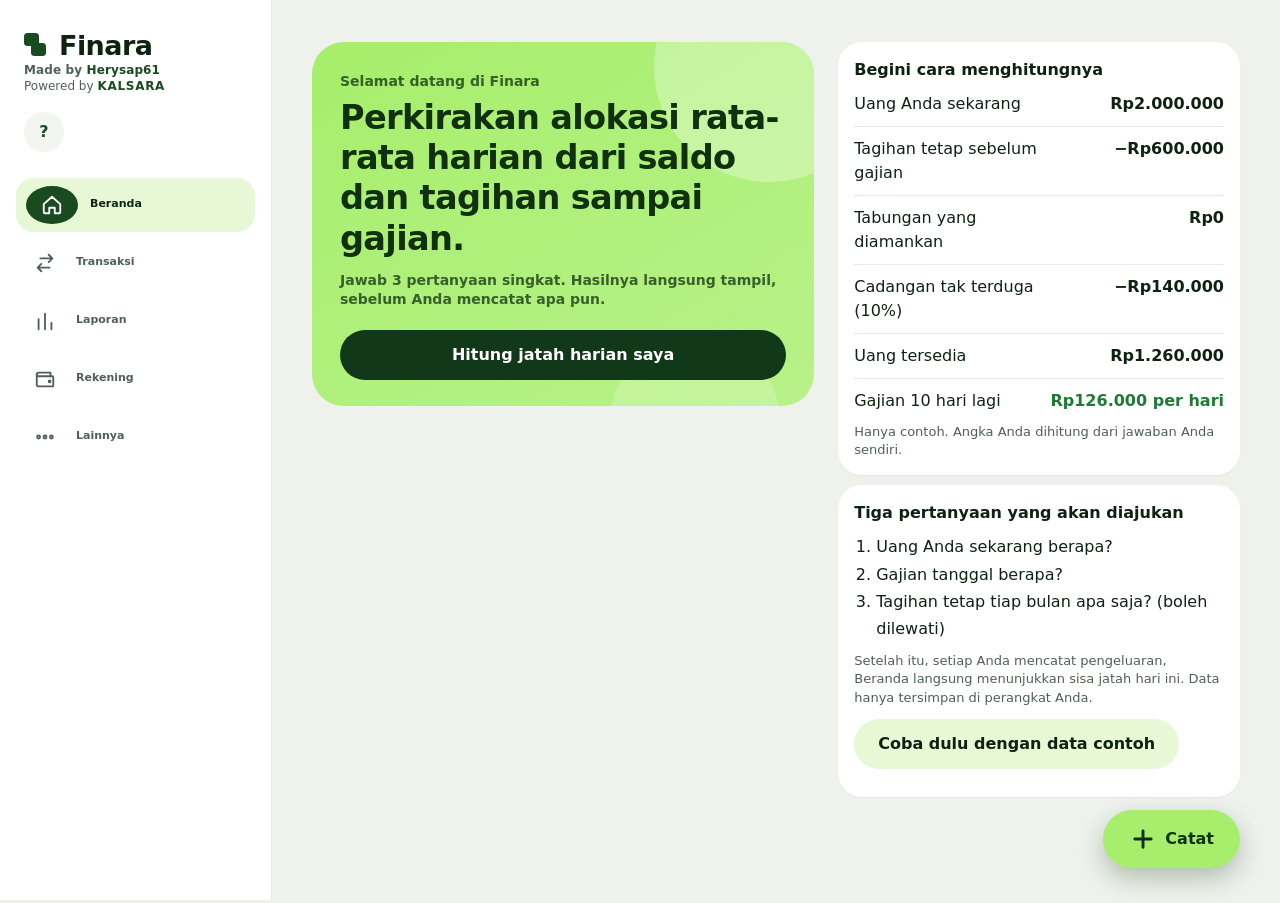
<file: index.html>
<!doctype html>
<html lang="id"><head><meta charset="utf-8">
<meta http-equiv="Content-Security-Policy" content="default-src 'self'; script-src 'self'; style-src 'self' 'unsafe-inline'; img-src 'self' data:; connect-src 'none'; object-src 'none'; base-uri 'self'; form-action 'none'">
<meta name="viewport" content="width=device-width, initial-scale=1, viewport-fit=cover">
<meta name="theme-color" content="#eef1ec" media="(prefers-color-scheme: light)"><meta name="theme-color" content="#0b160e" media="(prefers-color-scheme: dark)">
<!--
FINARA · BACA INI DULU
Nomor versi dan catatan pembaruan : versi.js (satu-satunya tempat)
Pengaturan                        : config.js
Peta kode dan cara memperbarui    : README.md, docs/PETA-KODE.md, docs/PANDUAN-PEMBARUAN.md
Urutan tag script di bawah ADALAH urutan pemuatan; jika menambah berkas js/,
daftarkan juga di sw.js (INTI). tools/cek.mjs memeriksanya otomatis.
Privasi : berkas ini tidak memuat data pribadi, akun, atau alamat repositori.
-->
<title>Finara</title>
<meta name="description" content="Finara: pencatat keuangan pribadi dan usaha. Made by Herysap61.">
<meta name="mobile-web-app-capable" content="yes"><meta name="apple-mobile-web-app-capable" content="yes"><meta name="apple-mobile-web-app-title" content="Finara"><meta name="apple-mobile-web-app-status-bar-style" content="default"><meta name="author" content="Herysap61"><meta property="og:title" content="Finara"><meta property="og:description" content="Pencatat keuangan pribadi dan usaha. Gratis, jalan offline, data tersimpan di perangkat Anda."><meta property="og:type" content="website"><meta property="og:image" content="https://herysap61-tech.github.io/Catatan-Keuangan/icon-512.png">
<link rel="manifest" href="manifest.webmanifest"><link rel="icon" href="icon.svg" type="image/svg+xml"><link rel="icon" href="icon-192.png" sizes="192x192" type="image/png"><link rel="apple-touch-icon" href="apple-touch-icon.png">

<link rel="stylesheet" href="styles.css"></head>
<body data-mode="p"><div id="spl" aria-hidden="true"><img src="icon.svg" alt=""><b>Finara</b><small>Made by <b>Herysap61</b></small></div>
<aside class="rail"><header><div class="brand"><h1>Finara</h1><span class="by">Made by <b>Herysap61</b></span><span class="pw">Powered by <b>KALSARA</b></span></div><div class="hr"><div class="seg" id="seg"></div><button class="hb" data-a="hint" aria-label="Tampilkan atau sembunyikan bantuan">?</button></div></header><nav id="nav" aria-label="Navigasi utama"></nav></aside>
<main id="m"><noscript><div class="c"><b>Finara belum bisa berjalan di tampilan ini</b><small>Pratinjau WhatsApp atau Files tidak menjalankan aplikasi. Buka lewat tautan web di Safari atau Chrome, bukan dari file yang dikirim.</small></div></noscript></main>
<button class="fab" data-a="add:expense" aria-label="Catat transaksi"><svg viewBox="0 0 24 24" width="28" height="28" fill="none" stroke="currentColor" stroke-width="2.5" stroke-linecap="round"><path d="M12 5v14M5 12h14"/></svg><span>Catat</span></button>
<div id="sh"><div id="shc" role="dialog" aria-modal="true" aria-label="Jendela formulir" tabindex="-1"></div></div><div id="toast" role="status" aria-live="polite"></div>
<script src="config.js"></script>
<script src="versi.js"></script>
<script src="js/01-dasar.js"></script>
<script src="js/02-data.js"></script>
<script src="js/03-hitung.js"></script>
<script src="js/04-komponen.js"></script>
<script src="js/05-grafik.js"></script>
<script src="js/06-layar.js"></script>
<script src="js/06b-jatah.js"></script>
<script src="js/07-render-formulir.js"></script>
<script src="js/08-data-lanjutan.js"></script>
<script src="js/09-aksi.js"></script>
<script src="js/09b-aksi-jatah.js"></script>
<script src="js/10-peristiwa.js"></script>
<script src="js/11-mulai.js"></script>
</body></html>
</file>
<file: styles.css>
/* ============================================================
   FINARA · styles.css
   Seluruh tampilan. Urutan: dasar & tema (atas) lalu lapisan
   per rilis di bawah, ditandai komentar "===== vX =====".
   Rilis baru: tambahkan gaya baru di AKHIR berkas dengan penanda
   versi, jangan menyisipkan di tengah. Warna memakai variabel
   :root (mode terang) dan :root[data-theme=dark] / prefers-color-scheme.
   ============================================================ */
:root{--bg:#eef1ec;--sf:#fff;--ink:#0e2212;--mu:#657568;--ln:#e5eae3;--field:#f2f5f0;--pos:#1f7a35;--neg:#c23b2b;--sh:0 10px 30px rgba(14,40,20,.12);--rail:272px;color-scheme:light;
--p-ac:#1a4a1f;--p-on:#fff;--p-ac2:#a6ee6b;--p-on2:#10300f;--p-tint:#e8f8d6;--p-at:#1a4a1f;
--u-ac:#0f4c52;--u-on:#fff;--u-ac2:#8fe6da;--u-on2:#06302f;--u-tint:#dcf5f1;--u-at:#0f4c52}
@media(prefers-color-scheme:dark){:root:not([data-theme="light"]){--bg:#0b160e;--sf:#142218;--ink:#ecf6e8;--mu:#93a698;--ln:#213a29;--field:#0f1c13;--pos:#7fdc8f;--neg:#ff8d7a;--sh:0 10px 30px rgba(0,0,0,.5);color-scheme:dark;
--p-ac:#a6ee6b;--p-on:#10300f;--p-tint:#1d3a24;--p-at:#a6ee6b;--u-ac:#8fe6da;--u-on:#06302f;--u-tint:#15363a;--u-at:#8fe6da}}
:root[data-theme="dark"]{--bg:#0b160e;--sf:#142218;--ink:#ecf6e8;--mu:#93a698;--ln:#213a29;--field:#0f1c13;--pos:#7fdc8f;--neg:#ff8d7a;--sh:0 10px 30px rgba(0,0,0,.5);color-scheme:dark;
--p-ac:#a6ee6b;--p-on:#10300f;--p-tint:#1d3a24;--p-at:#a6ee6b;--u-ac:#8fe6da;--u-on:#06302f;--u-tint:#15363a;--u-at:#8fe6da}
*{box-sizing:border-box;-webkit-tap-highlight-color:transparent}
html{-webkit-text-size-adjust:100%;text-size-adjust:100%;scroll-padding-top:96px}
body{--ac:var(--p-ac);--on:var(--p-on);--ac2:var(--p-ac2);--on2:var(--p-on2);--tint:var(--p-tint);--at:var(--p-at);margin:0;min-height:100vh;min-height:100dvh;background:var(--bg);color:var(--ink);font:400 16px/1.5 "Plus Jakarta Sans","Avenir Next","Segoe UI",Roboto,system-ui,sans-serif;font-variant-numeric:tabular-nums;touch-action:manipulation;padding:0 env(safe-area-inset-right) calc(116px + env(safe-area-inset-bottom)) env(safe-area-inset-left)}
body[data-mode="u"]{--ac:var(--u-ac);--on:var(--u-on);--ac2:var(--u-ac2);--on2:var(--u-on2);--tint:var(--u-tint);--at:var(--u-at)}
body.lock{overflow:hidden}
:focus-visible{outline:3px solid var(--ac);outline-offset:2px}
p{margin:.6em 0}
.rail{display:contents}
header{position:sticky;top:0;z-index:11;display:flex;align-items:center;justify-content:space-between;gap:12px;padding:calc(env(safe-area-inset-top) + 12px) 18px 10px;background:var(--bg)}
.brand{display:flex;flex-direction:column;line-height:1.15;min-width:0}
.brand h1{margin:0;display:flex;align-items:center;gap:9px;font-weight:800;font-size:clamp(23px,6.5vw,27px);letter-spacing:-.02em}
.brand h1::before{content:"";flex:none;width:26px;height:26px;background:var(--at);-webkit-mask:url("data:image/svg+xml,%3Csvg xmlns='http://www.w3.org/2000/svg' viewBox='0 0 26 26'%3E%3Crect x='0' y='0' width='15' height='13' rx='3.5'/%3E%3Crect x='7' y='10' width='15' height='13' rx='3.5'/%3E%3C/svg%3E") center/contain no-repeat;mask:url("data:image/svg+xml,%3Csvg xmlns='http://www.w3.org/2000/svg' viewBox='0 0 26 26'%3E%3Crect x='0' y='0' width='15' height='13' rx='3.5'/%3E%3Crect x='7' y='10' width='15' height='13' rx='3.5'/%3E%3C/svg%3E") center/contain no-repeat}
.tag{font-size:12px;font-weight:600;margin-top:3px;color:var(--mu)}
.by{font-size:12px;font-weight:600;color:var(--mu);margin-top:3px;letter-spacing:.01em}.by b{color:var(--at);font-weight:800}
.credit{text-align:center;color:var(--mu);font-size:12px;margin:22px 0 4px}.credit b{color:var(--at)}
.pw{font-size:11px;color:var(--mu);margin-top:2px}.pw b{color:var(--at);font-weight:800;letter-spacing:.06em}
.hr{display:flex;gap:8px;align-items:center;flex:none}
.seg{display:flex;background:var(--sf);border-radius:999px;padding:4px;box-shadow:0 1px 2px rgba(14,40,20,.06)}
.seg button{min-height:36px;padding:0 16px;border:0;border-radius:999px;background:none;color:var(--mu);font:inherit;font-size:14px;font-weight:700;cursor:pointer;transition:background-color .15s,color .15s}
.seg button.on{background:var(--ac);color:var(--on)}
.hb{width:40px;height:40px;border-radius:50%;border:0;background:var(--sf);color:var(--at);font:inherit;font-weight:800;font-size:16px;flex:none;cursor:pointer;box-shadow:0 1px 2px rgba(14,40,20,.08)}
.hb.off{background:var(--sf);color:var(--mu);opacity:.8}
main{--pad:18px;max-width:680px;margin:0 auto;padding:4px var(--pad)}
h2{font-size:clamp(22px,5.5vw,28px);line-height:1.2;font-weight:800;letter-spacing:-.5px;margin:14px 0 12px;text-wrap:balance}
h3{font-size:16px;font-weight:700;margin:24px 0 8px}
small{display:block;color:var(--mu);font-size:13px;line-height:1.4;overflow-wrap:anywhere}
.bf{overflow-wrap:anywhere}
.hero{container-type:inline-size;position:relative;isolation:isolate;background:var(--ac2);color:var(--on2);border-radius:32px;padding:24px 22px 22px;margin:10px 0;overflow:hidden}
.hero::before,.hero::after{content:"";position:absolute;z-index:-1;border-radius:50%;background:rgba(255,255,255,.3)}
.hero::before{width:230px;height:230px;right:-70px;top:-90px}
.hero::after{width:170px;height:170px;right:34px;bottom:-100px;background:rgba(255,255,255,.18)}
.hero small{color:var(--on2);opacity:.75;font-weight:600;font-size:14px}
.hero b{display:block;margin-top:6px;font-size:clamp(2rem,9vw,2.9rem);font-weight:700;letter-spacing:-.03em;line-height:1.1;white-space:nowrap}
.qa{display:flex;gap:10px;margin-top:22px}
.qa .btn{flex:1;display:inline-flex;align-items:center;justify-content:center;gap:8px;padding:0 14px}
.hero .btn{background:#12381a;color:#fff}.hero .btn.ghost{background:rgba(255,255,255,.62);color:#10300f;box-shadow:none}
.c{background:var(--sf);border-radius:24px;padding:16px;margin:10px 0;box-shadow:0 1px 2px rgba(14,40,20,.04)}
.g2{display:grid;grid-template-columns:repeat(2,minmax(0,1fr));gap:12px}
.g2>div{container-type:inline-size;min-width:0}
.g2 b{display:block;margin-top:2px;font-size:1.3rem;line-height:1.25;white-space:nowrap}
.pos{color:var(--pos)}.neg{color:var(--neg)}
.row{display:flex;gap:8px;flex-wrap:wrap;margin:12px 0}
.btn{min-height:48px;padding:0 24px;border:0;border-radius:999px;background:var(--ac);color:var(--on);font:inherit;font-weight:700;cursor:pointer}
.btn.ghost{background:var(--tint);color:var(--ink);box-shadow:none}
.chip{flex:none;min-height:40px;padding:0 16px;border:0;border-radius:999px;background:var(--sf);color:var(--ink);font:inherit;font-size:14px;font-weight:600;white-space:nowrap;cursor:pointer;box-shadow:0 1px 2px rgba(14,40,20,.05)}
.chip.on{background:var(--ac);color:var(--on)}
.chips{flex-wrap:nowrap;overflow-x:auto;margin-inline:calc(-1*var(--pad));padding:0 var(--pad);scrollbar-width:none}.chips::-webkit-scrollbar{display:none}
.btn,.chip,.tx,.list-btn,.fab,nav button,nav b{transition:background-color .15s,color .15s,transform .1s,filter .15s}
.btn:active,.chip:active,.list-btn:active,.fab:active{transform:scale(.98)}
.tx{display:flex;flex-wrap:wrap;align-items:center;gap:4px 12px;width:100%;margin:0;padding:13px 4px;border:0;border-bottom:1px solid var(--ln);border-radius:0;background:none;color:inherit;font:inherit;text-align:left;cursor:pointer}
.tx:last-child{border-bottom:0}
.tx.v{opacity:.55;text-decoration:line-through;cursor:default}
.gr{flex:1 1 130px;min-width:0;font-weight:600;overflow-wrap:break-word}.gr{font-size:15px;line-height:1.35}.gr small{font-weight:400;font-size:12.5px;margin-top:2px}
.tx>span:last-child{flex:none;margin-left:auto;font-weight:700;white-space:nowrap}
.av{width:44px;height:44px;border-radius:50%;display:grid;place-items:center;font-style:normal;font-weight:800;background:var(--tint);color:var(--at);flex:none}
.av.pos{background:color-mix(in srgb,var(--pos) 15%,var(--sf));color:var(--pos)}
.av.neg{background:color-mix(in srgb,var(--neg) 14%,var(--sf));color:var(--neg)}
.lst,.d-b{background:var(--sf);border-radius:28px;padding:4px 16px;box-shadow:0 1px 2px rgba(14,40,20,.04)}
.d-b{margin:10px 0;padding:6px 16px 8px}
.d-b>h3:first-child{margin:12px 0 4px}
.lst .empty,.d-b .empty{padding:28px 8px}
.bar{height:10px;background:var(--tint);border-radius:5px;overflow:hidden;margin:6px 0 14px}.bar i{display:block;height:100%;background:var(--ac2);border-radius:5px}.bar i.over{background:var(--neg)}
body[data-mode="p"] .bar i{background:var(--ac)}
table{width:100%;border-collapse:collapse}td{padding:10px 0;border-bottom:1px solid var(--ln);vertical-align:top}tr:last-child td{border:0}td+td{text-align:right;font-weight:700;white-space:nowrap;padding-left:12px}
.hint{cursor:pointer;background:var(--tint);color:var(--ink);border-radius:14px;padding:10px 12px;margin:10px 0;font-size:13px;line-height:1.45}
.hint.fold{display:-webkit-box;-webkit-line-clamp:1;-webkit-box-orient:vertical;overflow:hidden}
.hs{float:right;margin:0 0 0 8px;background:var(--field);box-shadow:none}
body.nohint .hint{display:none}
.empty{color:var(--mu);padding:24px 8px;text-align:center}
.list-btn{position:relative;display:block;width:100%;margin:8px 0;padding:17px 46px 17px 18px;border:0;border-radius:20px;background:var(--sf);color:inherit;font:inherit;font-weight:600;text-align:left;cursor:pointer;box-shadow:0 1px 2px rgba(14,40,20,.04)}
.list-btn::after{content:"";position:absolute;right:22px;top:50%;width:8px;height:8px;border:solid var(--mu);border-width:2px 2px 0 0;transform:translateY(-50%) rotate(45deg)}
.tools{display:grid;gap:8px;margin-bottom:12px}.tools input,.tools select{margin:0;background-color:var(--sf)}
.cards{display:grid;gap:12px;grid-template-columns:repeat(auto-fill,minmax(min(100%,230px),1fr))}
.cards .c{margin:0;container-type:inline-size}.cards b{display:block;margin-top:2px;font-size:1.5rem;white-space:nowrap}
.d-a>h3:first-child,.rep-b>h3:first-child{margin-top:16px}
label{display:block;margin:14px 0 0;font-size:13px;font-weight:600;color:var(--mu)}
input,select,textarea{display:block;width:100%;min-height:50px;margin-top:6px;padding:12px 16px;border:0;border-radius:16px;background:var(--field);color:var(--ink);font:inherit;font-size:16px;font-weight:500;box-shadow:none}
input:focus,select:focus,textarea:focus{outline:2px solid var(--ac);outline-offset:0;box-shadow:none}
select{-webkit-appearance:none;appearance:none;padding-right:42px;background-repeat:no-repeat;background-position:right 14px center;background-size:16px;background-image:url("data:image/svg+xml,%3Csvg xmlns='http://www.w3.org/2000/svg' viewBox='0 0 24 24' fill='none' stroke='%23778a7b' stroke-width='2.5' stroke-linecap='round' stroke-linejoin='round'%3E%3Cpath d='m6 9 6 6 6-6'/%3E%3C/svg%3E")}
input[type=date]{-webkit-appearance:none;appearance:none;text-align:left}
textarea{height:120px;font-family:ui-monospace,Menlo,Consolas,monospace;font-size:13px;line-height:1.4;resize:vertical}#rs{font-size:16px}
nav{position:fixed;z-index:12;left:max(14px,env(safe-area-inset-left));right:max(14px,env(safe-area-inset-right));bottom:calc(env(safe-area-inset-bottom) + 10px);display:flex;gap:2px;padding:8px 6px 7px;background:var(--sf);border-radius:30px;box-shadow:var(--sh)}
nav button{flex:1;min-width:0;display:flex;flex-direction:column;align-items:center;gap:3px;padding:0;border:0;background:none;color:var(--mu);font:inherit;font-size:10.5px;font-weight:600;cursor:pointer}
nav b{display:grid;place-items:center;width:44px;max-width:100%;height:36px;border-radius:999px}
nav button.on{color:var(--ink);font-weight:700}nav button.on b{background:var(--ac);color:var(--on)}
nav span{max-width:100%;overflow:hidden;text-overflow:ellipsis;white-space:nowrap}
.fab{position:fixed;z-index:12;right:max(18px,env(safe-area-inset-right));bottom:calc(env(safe-area-inset-bottom) + 96px);display:flex;align-items:center;justify-content:center;gap:8px;min-width:58px;height:58px;padding:0;border:0;border-radius:50%;background:var(--ac2);color:var(--on2);font:inherit;font-weight:700;box-shadow:0 10px 24px rgba(20,60,20,.28);cursor:pointer}.fab span{display:none}
#sh{position:fixed;inset:0;z-index:20;display:none;align-items:flex-end;justify-content:center;background:rgba(8,24,12,.5);-webkit-backdrop-filter:blur(3px);backdrop-filter:blur(3px)}
#sh.on{display:flex;animation:fade .2s}
#shc:focus{outline:none}#shc{width:100%;max-width:640px;max-height:92vh;max-height:92dvh;overflow:auto;overscroll-behavior:contain;background:var(--sf);border-radius:32px 32px 0 0;padding:10px 20px calc(env(safe-area-inset-bottom) + 20px);box-shadow:var(--sh)}
#shc::before{content:"";display:block;width:44px;height:4px;border-radius:2px;background:var(--ln);margin:0 auto 10px}
#sh.on #shc{animation:up .3s cubic-bezier(.2,.8,.2,1)}
#shc .row .btn{flex:1 1 150px}
#shc .c{background:var(--field);box-shadow:none}
#shc .tx{padding-inline:2px}
#toast{position:fixed;left:50%;transform:translateX(-50%);bottom:calc(env(safe-area-inset-bottom) + 108px);max-width:calc(100% - 32px);padding:11px 18px;border-radius:999px;background:#12381a;color:#fff;font-size:14px;font-weight:600;text-align:center;z-index:30;display:none;box-shadow:var(--sh)}
.rep-b b{white-space:nowrap}
.c.acc{padding-right:40px}
.acc{display:block;width:100%;border:0;font:inherit;color:inherit;text-align:left;cursor:pointer;position:relative;padding-right:40px}
.acc::after{content:"";position:absolute;right:18px;top:50%;width:8px;height:8px;border:solid var(--mu);border-width:2px 2px 0 0;transform:translateY(-50%) rotate(45deg)}
#ao[readonly]{opacity:.75}
.srow{display:grid;grid-template-columns:minmax(0,1fr) minmax(0,1fr) 40px;gap:8px;align-items:start;margin-top:8px}.srow input{margin:0}
.sx{width:40px;height:50px;border:0;border-radius:16px;background:var(--field);color:var(--mu);font:inherit;font-size:22px;cursor:pointer}
@media(max-width:480px){.srow{grid-template-columns:minmax(0,1fr) 40px}.srow .sn{grid-column:1/-1}}
tr.sub td{padding:4px 0 4px 14px;font-size:14px;color:var(--mu);border-bottom:0}tr.sub td+td{font-weight:600}
.say{min-height:1.4em;margin-top:4px;color:var(--at);font-weight:600}
@keyframes fade{from{opacity:0}}@keyframes up{from{transform:translateY(40px);opacity:.6}}@keyframes pop{from{transform:scale(.96);opacity:0}}
@media(hover:hover){.btn:hover,.fab:hover{filter:brightness(1.08)}.tx:hover:not(.v){background:color-mix(in srgb,var(--tint) 55%,transparent)}.list-btn:hover{background:color-mix(in srgb,var(--sf) 92%,var(--ac2))}.chip:not(.on):hover{box-shadow:inset 0 0 0 1px var(--mu)}nav button:not(.on):hover{color:var(--ink)}}
.ana{display:block}
.an{padding:18px 16px 14px}
.an-h{display:flex;justify-content:space-between;align-items:flex-start;gap:10px}.an-h>div{flex:1;min-width:0}
.big{display:block;margin-top:2px;font-size:clamp(1.55rem,7vw,2rem);font-weight:800;letter-spacing:-.02em;white-space:nowrap;line-height:1.2}
.shd2{display:block;font-size:1.05rem;font-weight:800;margin-top:2px}
.pill{flex:none;display:inline-flex;align-items:center;padding:9px 14px;border-radius:999px;background:var(--sf);box-shadow:inset 0 0 0 1px var(--ln);font-size:13px;font-weight:700;white-space:nowrap}
.ch{max-height:230px;--bk:color-mix(in srgb,var(--ink) 78%,var(--sf));display:block;width:100%;height:auto;margin-top:8px;overflow:visible;touch-action:pan-y;user-select:none;-webkit-user-select:none}
.an{--bk:color-mix(in srgb,var(--ink) 78%,var(--sf))}
.ch text{font-family:inherit}.ch .ax{fill:var(--mu);font-size:10px;font-weight:600}
.ch .hit,.ch .hx{fill:transparent;cursor:pointer}
.ch .tl,.ch .tc,.ch .tb,.ch .tt,.ch .tc0,.ch .tc1{pointer-events:none}
.ch .tc{fill:var(--sf);stroke:var(--ac);stroke-width:2.5}
.ch .tb{fill:#12381a}.ch .tt{fill:#fff;font-size:10.5px;font-weight:700}
.ce{padding:28px 8px}
.lgd{display:flex;gap:16px;margin-top:8px;font-size:12px;font-weight:600;color:var(--mu)}.lgd i{display:inline-block;width:9px;height:9px;border-radius:50%;margin-right:6px}
.lgd i.dash{width:16px;height:0;border-radius:0;border-top:2px dashed var(--ink);background:none;opacity:.7;vertical-align:middle}
.rd{display:flex;flex-wrap:wrap;align-items:center;gap:6px 14px;margin-top:10px;font-size:12px;font-weight:600;color:var(--mu)}.rd i{display:inline-block;width:9px;height:9px;border-radius:50%;margin-right:6px}.rd b{color:var(--ink);font-weight:800}.rd .rl{color:var(--ink);font-weight:800;font-size:13px}
.dl{font-weight:700;font-size:12.5px;margin-top:4px}.dl.up{color:var(--neg)}.dl.dn{color:var(--pos)}.dl.na{color:var(--mu)}
.wk{display:flex;gap:14px;align-items:flex-end;justify-content:space-between;padding:18px 16px}
.wk-l{flex:1 1 0;min-width:0}
.wk-b{flex:0 0 44%;display:flex;gap:5px;align-items:stretch;height:86px}
.wb{flex:1;min-width:0;display:flex;flex-direction:column;align-items:center;gap:4px}
.wb u{display:flex;align-items:flex-end;width:100%;flex:1;text-decoration:none}
.wb i{display:block;width:100%;border-radius:6px;background:color-mix(in srgb,var(--ac2) 30%,var(--sf))}
.wb.on i{background:var(--ac2)}
.wb em{font-style:normal;font-size:10px;font-weight:600;color:var(--mu);line-height:1}
.dnt{display:grid;place-items:center;margin:4px 0 10px}.dnt svg{width:min(190px,62%);height:auto;overflow:visible}
.li{display:flex;align-items:center;gap:10px;padding:10px 0;border-bottom:1px solid var(--ln)}.li:last-child{border:0}
.li i{width:10px;height:10px;border-radius:50%;flex:none}.li span{flex:1;min-width:0;font-weight:600}.li small{font-weight:400}.li b{font-weight:700;white-space:nowrap}
.shd{display:flex;align-items:center;justify-content:space-between;gap:8px}.shd h3{margin:18px 0 8px}
.lk{border:0;background:none;color:var(--at);font:inherit;font-weight:700;font-size:14px;cursor:pointer;padding:6px 0;margin-top:10px}
.d-s{min-width:0}
.bcard{position:relative;isolation:isolate;overflow:hidden;display:flex;flex-direction:column;justify-content:space-between;gap:14px;min-height:150px;padding:16px;border:0;border-radius:24px;color:#fff;font:inherit;text-align:left;cursor:pointer;background:linear-gradient(135deg,#25702f,#0f3318);box-shadow:0 6px 16px rgba(15,50,20,.16)}
.bcard::before,.bcard::after{content:"";position:absolute;z-index:-1;border-radius:50%}
.bcard::before{width:180px;height:180px;right:-60px;top:-70px;background:radial-gradient(circle at 35% 35%,rgba(166,238,107,.5),rgba(166,238,107,0) 70%)}
.bcard::after{width:150px;height:150px;left:-50px;bottom:-85px;background:rgba(255,255,255,.07)}
.bcard.v1{background:linear-gradient(135deg,#2f8a55,#14452e)}
.bcard.v2{background:linear-gradient(135deg,#1c3a26,#0a150e)}
.bcard.v3{background:linear-gradient(135deg,#c4f7a0,#8fdc5a);color:#10300f}
body[data-mode="u"] .bcard.v0{background:linear-gradient(135deg,#17757a,#0a343a)}
body[data-mode="u"] .bcard.v1{background:linear-gradient(135deg,#2a8f8a,#124c52)}
body[data-mode="u"] .bcard.v2{background:linear-gradient(135deg,#1d3550,#0b1624)}
body[data-mode="u"] .bcard.v3{background:linear-gradient(135deg,#b6f3ea,#78d8cb);color:#06302f}
.bt{display:flex;align-items:center;gap:8px;font-weight:700;font-size:14px;min-width:0}.bt svg{flex:none}.bn{min-width:0;overflow:hidden;text-overflow:ellipsis;white-space:nowrap}
.bm small{color:inherit;opacity:.75}.cards .bcard b{margin-top:2px;font-size:1.4rem;font-weight:800}
.bf{font-size:12px;opacity:.75;font-weight:500}
.bcard.add{align-items:center;justify-content:center;background:none;color:var(--mu);box-shadow:inset 0 0 0 2px var(--ln);font-weight:700;font-size:14px}
.bcard.add::before,.bcard.add::after{display:none}
.strip{scroll-padding-inline:var(--pad);display:flex;overflow-x:auto;gap:12px;scroll-snap-type:x mandatory;margin-inline:calc(-1*var(--pad));padding:2px var(--pad) 30px;margin-bottom:-20px;scrollbar-width:none}.strip::-webkit-scrollbar{display:none}
.strip .bcard{flex:0 0 min(78%,250px);scroll-snap-align:start}
.cards.bc{grid-template-columns:repeat(auto-fill,minmax(min(100%,260px),1fr))}
@media(min-width:720px){.strip{margin-inline:0;padding-inline:0}.strip .bcard{flex-basis:250px}.big{font-size:2rem}}
@media(min-width:1024px){
.d-s{grid-column:1/-1}
.ana{display:grid;grid-template-columns:repeat(2,minmax(0,1fr));gap:0 24px;align-items:start}
.ana>.c:nth-child(2){grid-column:2;grid-row:1/span 2}
.ana>.c:nth-child(1){grid-column:1}.ana>.c:nth-child(3){grid-column:1}}
@media(max-width:719px){.tag,.pw{display:none}}
@media(max-width:380px){.g2{grid-template-columns:1fr}header{flex-wrap:wrap}.hr{width:100%}.seg{flex:1}.seg button{flex:1}}
@media(max-width:360px){main{--pad:14px}header{padding-inline:14px}.seg button{padding:0 12px}.hero{padding:20px 18px;border-radius:28px}.c{padding:14px}.tx{gap:10px}.av{width:38px;height:38px}nav button{font-size:10px}nav b{width:38px}.qa .btn{padding:0 8px;font-size:14px}}
@media(min-width:720px){
main{--pad:28px;max-width:780px;padding-top:8px}header{padding-inline:28px}
nav{left:50%;right:auto;width:min(560px,calc(100% - 48px));transform:translateX(-50%)}
.fab{right:28px}.chips{flex-wrap:wrap;overflow:visible;margin-inline:0;padding-inline:0}
.tools{grid-template-columns:1fr 240px}.cards,.menu{grid-template-columns:repeat(auto-fill,minmax(min(100%,280px),1fr))}.menu{display:grid;gap:0 12px}
#sh{align-items:center;padding:24px}#shc{max-width:600px;max-height:88vh;max-height:88dvh;border-radius:32px;padding:26px 30px}#shc::before{display:none}#sh.on #shc{animation:pop .22s ease-out}}
@media(min-width:1024px){
:root{--rail:272px}
body{padding:0 0 40px var(--rail)}
.rail{display:flex;flex-direction:column;position:fixed;inset:0 auto 0 0;width:var(--rail);padding:30px 16px 20px;background:var(--sf);border-right:1px solid var(--ln);overflow-y:auto;z-index:15}
header{position:static;flex-direction:column;align-items:stretch;gap:18px;padding:0 8px 26px;background:none}
.rail .seg{background:var(--field);flex:1;box-shadow:none}.seg button{flex:1}.rail .hb{background:var(--field);box-shadow:none}
nav{position:static;flex-direction:column;gap:4px;width:auto;padding:0;background:none;border-radius:0;box-shadow:none;transform:none}
nav button{flex-direction:row;justify-content:flex-start;gap:12px;padding:8px 10px;border-radius:18px;font-size:15px}
nav button.on{background:var(--tint)}nav b{width:38px;height:38px;border-radius:50%}
main{--pad:40px;max-width:1120px;padding:32px var(--pad) 56px}
h2{font-size:32px;margin:0 0 16px}
.dash{display:grid;grid-template-columns:minmax(0,1.25fr) minmax(0,1fr);gap:0 24px;align-items:start}
.dash .stats{align-self:stretch;align-content:center;margin:10px 0}.d-a,.d-b{min-width:0}
.hero{padding:30px 28px 26px}
.rep{display:grid;grid-template-columns:minmax(0,1fr) minmax(0,1fr);gap:0 24px;align-items:start}.rep>.c{margin-top:10px}
.lst{padding:6px 22px}.d-b{padding:6px 22px 8px}
.fab{bottom:32px;right:40px;padding:0 26px;border-radius:999px}.fab span{display:inline}
#toast{left:calc(50% + var(--rail)/2);bottom:32px}}
@media(min-width:1440px){:root{--rail:288px}main{max-width:1240px}}
@media(max-height:500px) and (orientation:landscape) and (max-width:1023px){
header{padding-top:calc(env(safe-area-inset-top) + 6px);padding-bottom:4px}.tag,.pw{display:none}.brand h1{font-size:22px}
body{padding-bottom:calc(84px + env(safe-area-inset-bottom))}
nav{left:50%;right:auto;transform:translateX(-50%);width:min(520px,calc(100% - 200px));padding:4px;border-radius:24px;bottom:calc(env(safe-area-inset-bottom) + 8px)}
nav button{flex-direction:row;justify-content:center;gap:6px;min-height:40px;font-size:12px}nav b{width:30px;height:30px}
.fab{width:52px;min-width:52px;height:52px;bottom:calc(env(safe-area-inset-bottom) + 12px);right:max(16px,env(safe-area-inset-right))}
#toast{bottom:calc(env(safe-area-inset-bottom) + 76px)}
#sh{padding:8px}#shc{max-height:calc(100vh - 16px);max-height:calc(100dvh - 16px)}}
@media(prefers-reduced-motion:reduce){*,*::before,*::after{animation:none!important;transition:none!important;scroll-behavior:auto!important}}
#spl{position:fixed;inset:0;z-index:50;display:grid;place-content:center;justify-items:center;gap:6px;background:var(--bg);transition:opacity .4s;animation:spl 0s 3s forwards}
#spl.x{opacity:0;pointer-events:none}#spl img{width:76px;height:76px;border-radius:22px;box-shadow:var(--sh)}
#spl b{font-size:30px;font-weight:800;letter-spacing:-.02em;margin-top:8px}#spl small{font-weight:600}#spl small b{font-size:inherit;margin:0;color:var(--at);font-weight:800}
@keyframes spl{to{visibility:hidden}}

.tx{touch-action:pan-y}.tx.sw{transition:none;position:relative;background:var(--sf)}
.tx.sw::after{content:"Batalkan";position:absolute;left:100%;top:0;bottom:0;width:100vw;display:flex;align-items:center;padding-left:16px;background:var(--neg);color:var(--bg);font-weight:700;font-size:13px}
.lst,.d-b{overflow:hidden}

/* ===== Pembaruan UI/UX v1.1 ===== */
header{-webkit-backdrop-filter:saturate(1.4) blur(14px);backdrop-filter:saturate(1.4) blur(14px);background:color-mix(in srgb,var(--bg) 88%,transparent)}
@media(min-width:1024px){header{background:none;-webkit-backdrop-filter:none;backdrop-filter:none}}
::selection{background:var(--ac2);color:var(--on2)}
.hero{background:linear-gradient(150deg,var(--ac2),color-mix(in srgb,var(--ac2) 80%,#fff))}
.hero .hm{display:inline-flex;align-items:center;gap:6px;margin-top:10px;padding:5px 12px;border-radius:999px;background:rgba(255,255,255,.4);font-size:13px;font-weight:700;color:var(--on2)}
.hero .hm i{font-style:normal}
.btn{min-height:50px}
.tx{min-height:64px}
.chip{min-height:42px}
@media(min-width:361px){nav button{font-size:11px}}
nav b{transition:background-color .2s,color .2s,width .2s}
nav button.on b{width:52px}
.dh{display:flex;justify-content:space-between;align-items:baseline;gap:8px;padding:16px 4px 2px;font-size:12px;font-weight:700;letter-spacing:.03em;text-transform:uppercase;color:var(--mu)}
.dh span+span{text-transform:none;letter-spacing:0;font-size:13px}
.lst .dh:first-child,.d-b .dh:first-of-type{padding-top:10px}
.tx:has(+.dh){border-bottom:0}
.qk{margin:8px 0 0}
.qk .chip{min-height:36px;padding:0 14px;background:var(--field);box-shadow:none}
#fa{font-size:24px;font-weight:800;letter-spacing:-.01em}
.tin{animation:tabin .28s ease-out}
@keyframes tabin{from{opacity:0;transform:translateY(8px)}}
#shc>.row:last-child{position:sticky;bottom:0;z-index:2;margin:14px -4px 0;padding:14px 4px calc(env(safe-area-inset-bottom) + 6px);background:linear-gradient(to bottom,transparent,var(--sf) 24%)}
.empty{line-height:1.6}
#toast button{min-height:32px}
body::after{content:"";position:fixed;left:0;right:0;bottom:0;height:calc(env(safe-area-inset-bottom) + 22px);background:var(--bg);z-index:11;pointer-events:none}@media(min-width:1024px){body::after{display:none}}

/* ===== v1.2 ===== */
:root{--mu:#4f6054}
nav button{font-size:11px}.ch .ax{font-size:11px}.pw{font-size:12px}
.bar i.warn{background:#d99a1c}
.pn{display:flex;align-items:center;justify-content:space-between;gap:10px;margin:8px 0}.pn b{flex:1;text-align:center}.pn .chip{min-width:44px;font-size:20px;padding:0}.pn .chip:disabled{opacity:.35}
.tools.t2{grid-template-columns:1fr 1fr}.tools.t2 label{margin:0}.tools.t2 .btn{grid-column:1/-1}
details{margin:14px 0}summary{cursor:pointer;font-weight:700;color:var(--at);min-height:32px}
@media print{.rail,nav,.fab,#toast,.pn,.row,.chips,body::after{display:none!important}body{padding:0!important;background:#fff;color:#000}main{max-width:none}.c{box-shadow:none;border:1px solid #ccc;break-inside:avoid}}

/* ===== v1.3 ===== */
.pf{display:block;text-align:left;margin-bottom:8px}.pf small{display:block;font-weight:400}.pf.on{outline:2px solid var(--at)}
.health .hr{display:flex;justify-content:space-between;gap:12px;padding:10px 0;border-top:1px solid rgba(128,128,128,.25)}.health .hr>div:last-child{text-align:right;white-space:nowrap}.health small{display:block}

/* ===== v1.4 ===== */
.mb{position:fixed;top:calc(env(safe-area-inset-top,0px) + 8px);right:12px;z-index:5;font-size:12px;font-weight:700;padding:3px 10px;border-radius:99px;background:#2f8f46;color:#fff}.mb.u{background:#2f7fd1}body[data-mode="u"]{--at:#2f7fd1}
.rv{margin:0 0 14px}.rv b{display:block}.rv small{margin-bottom:4px}.rv p{margin:2px 0}

/* ===== v1.4.6 ===== */
h3.mh{margin:22px 4px 2px;font-size:13px;font-weight:700;letter-spacing:.04em;text-transform:uppercase;color:var(--mu)}
.list-btn.danger{color:var(--neg)}

/* ===== v1.5.0: jatah harian, tiga pertanyaan, dampak, saran ===== */
#toast{border-radius:20px;line-height:1.4;padding:11px 20px}
.hj>small{display:block}
.hj .hsub{margin-top:10px;font-size:14px;font-weight:600;opacity:.9}
.hj .hbar{height:10px;background:rgba(255,255,255,.5);border-radius:5px;overflow:hidden;margin:16px 0 4px}
.hj .hbar i{display:block;height:100%;background:#12381a;border-radius:5px;min-width:0}
.hj.bad>b{color:#8f1d12}.hj.bad .hbar i{background:#9b1c10}
.hmini{display:grid;grid-template-columns:repeat(3,minmax(0,1fr));gap:8px;margin:14px 0 10px;padding:12px 0 2px;border-top:1px solid rgba(16,48,15,.22)}
.hmini span{display:block;min-width:0}
.hmini em{display:block;font-style:normal;font-size:12px;font-weight:600;color:var(--on2);opacity:.75}
.hmini strong{display:block;font-size:15px;font-weight:800;white-space:nowrap}
.hj .lk{color:var(--on2);text-decoration:underline;padding:2px 0;margin:0;font-size:13px}
.hj.prom>b{white-space:normal;font-size:clamp(1.55rem,6.8vw,2.1rem);line-height:1.2;letter-spacing:-.02em}
.hj.prom .qa{margin-top:20px}
ol.qs{margin:8px 0 10px;padding-left:22px;line-height:1.7}
.stp{display:flex;align-items:center;gap:6px;margin:6px 0 0}.stp i{width:28px;height:6px;border-radius:3px;background:var(--ln)}.stp i.on{background:var(--ac)}.stp small{margin-left:6px;font-weight:700}
.brow{display:grid;grid-template-columns:minmax(0,1.3fr) minmax(0,1fr) 64px 40px;gap:8px;align-items:start;margin-top:8px}.brow input{margin:0}
@media(max-width:480px){.brow{grid-template-columns:minmax(0,1fr) 64px 40px}.brow .bnm{grid-column:1/-1}}
.imp{margin:12px 0 0;padding:0;border-radius:16px;background:var(--tint);font-size:13px;line-height:1.5}
.imp:not(:empty){padding:12px 14px}
.imp>b{display:block;margin-bottom:4px;font-size:12px;letter-spacing:.03em;text-transform:uppercase;color:var(--mu)}
.imp>div{display:flex;justify-content:space-between;gap:12px}.imp>div>span:last-child{text-align:right;font-weight:700}
.imp>p{margin:6px 0 0}
.sg{margin-top:6px;padding:7px 10px;border-radius:12px;background:var(--tint);color:var(--ink);white-space:normal}
.health .hr>div:first-child{min-width:0;white-space:normal}
.demo-b{border:2px dashed var(--ln)}
.c.res{text-align:center}
.hj.prom>b+small{margin-top:12px}
.imp>div>span:first-child{flex:none}

/* ===== 1.6.0: susunan Beranda dan kartu pasang aplikasi ===== */
.d-w,.dcol{min-width:0}
.inst{border:2px dashed var(--ln)}
.d-b .shd h3{margin:12px 0 4px}.d-b .shd .lk{margin-top:0}
@media(min-width:1024px){
.dash>.d-w{grid-column:1/-1}
.dash>.d-a.d-w{display:grid;grid-template-columns:repeat(2,minmax(0,1fr));gap:0 24px;align-items:start}
.dash>.d-a.d-w>h3:first-child{margin-top:16px}
}

/* ===== 1.7.3: kartu cara hitung dan kesehatan keuangan, susunan di ponsel ===== */
.health .hr2{padding:12px 0;border-top:1px solid rgba(128,128,128,.25)}
.health h3+small,.health h3+.hr2{margin-top:0}
.health .hl{display:flex;flex-wrap:wrap;justify-content:space-between;align-items:baseline;gap:2px 12px}
.health .hl>b:first-child{flex:1 1 7em;min-width:0;overflow-wrap:break-word}
.health .hl>b.hv{flex:none;margin-left:auto;white-space:nowrap;text-align:right}
.health .hl.hli{padding:4px 0 4px 12px}
.health .hl.hli small{display:block;font-weight:400}
.health .hl.hli small:last-child{text-align:right;white-space:nowrap}
.health .hnote{margin-top:2px;white-space:normal}
.health .hr2 .hint{margin:8px 0 0}
.health .hr2 .sg{margin-top:8px}
</file>
